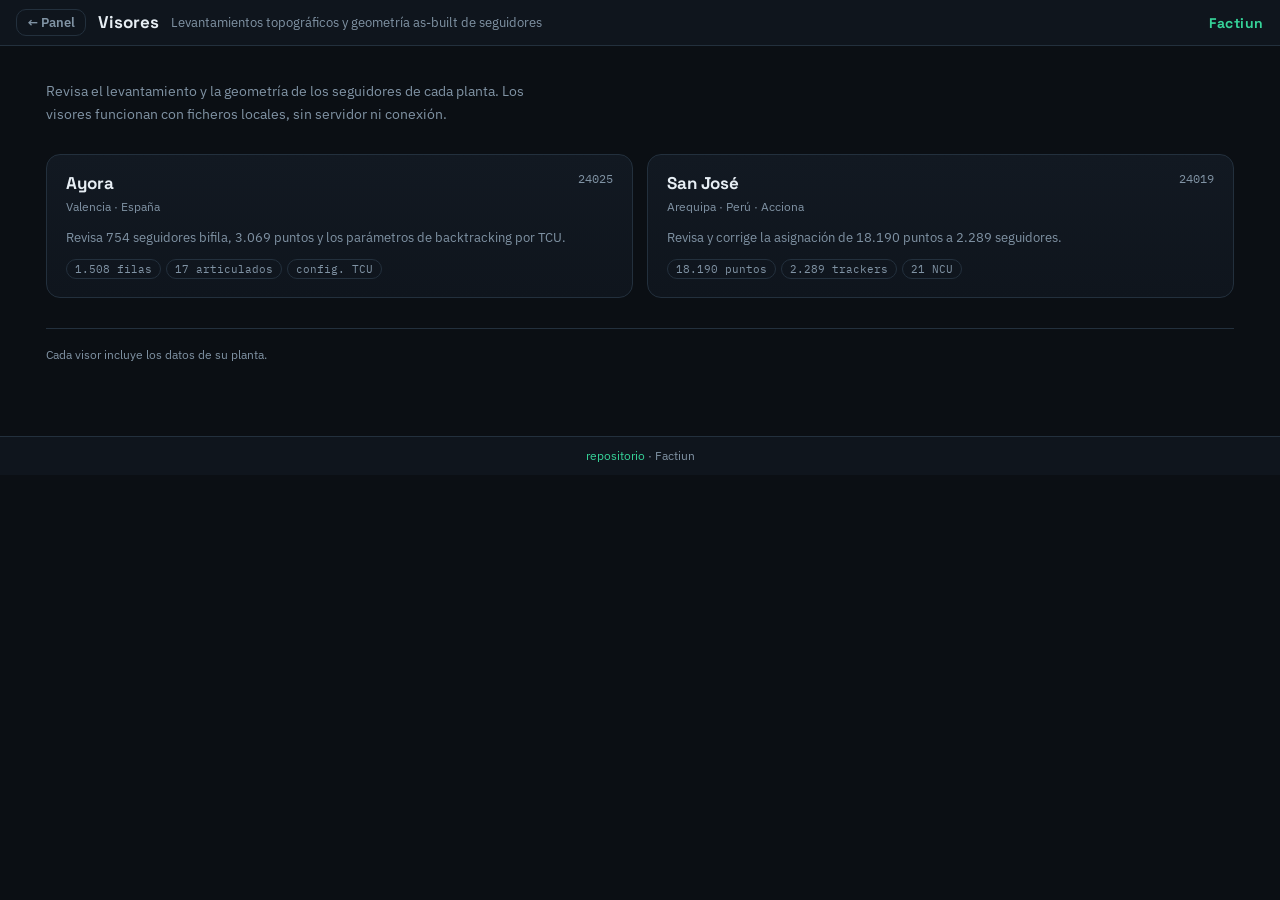
<file: index.html>
<!doctype html>
<html lang="es">
<head>
<meta charset="UTF-8">
<meta name="viewport" content="width=device-width, initial-scale=1">
<meta name="theme-color" content="#0B0F14">
<title>Visores — Factiun</title>
<link rel="icon" href="favicon.svg">
<link rel="preconnect" href="https://fonts.googleapis.com">
<link rel="preconnect" href="https://fonts.gstatic.com" crossorigin>
<link href="https://fonts.googleapis.com/css2?family=IBM+Plex+Sans:wght@400;500;600;700&family=IBM+Plex+Mono:wght@400;600&family=Space+Grotesk:wght@600;700&display=swap" rel="stylesheet">
<link rel="stylesheet" href="css/factiun.css">
<style>
  body{display:block;overflow-y:auto}
  /* La rejilla de visores es de tarjetas de 320 px minimo: con el tope en 860 px se quedaba en
     dos columnas y 550 px muertos a cada lado en una pantalla de 1920. */
  main{max-width:min(2560px,96vw);margin:0 auto;padding:34px 20px 60px}
  .lead{color:var(--muted);font-size:14px;line-height:1.65;margin:0 0 28px;max-width:62ch}
  .grid{display:grid;gap:14px;grid-template-columns:repeat(auto-fit,minmax(320px,1fr))}
  .card{display:block;text-decoration:none;background:linear-gradient(180deg,var(--panel),var(--panel-2));
        border:1px solid var(--line);border-radius:var(--radius);padding:18px 19px;transition:border-color .15s}
  .card:hover{border-color:var(--accent)}
  .card h2{margin:0 0 3px;font:700 17px/1.2 var(--display);color:var(--text)}
  .card .code{float:right;font:400 12px/1 var(--mono);color:var(--muted)}
  .card .loc{font-size:12px;color:var(--muted);margin:0 0 11px}
  .card p{font-size:12.5px;color:var(--muted);line-height:1.6;margin:0 0 12px}
  .tags{display:flex;flex-wrap:wrap;gap:5px}
  .tag{font:400 10.5px/1 var(--mono);color:var(--muted);border:1px solid var(--line);border-radius:20px;padding:4px 8px}
  .foot2{margin-top:30px;padding-top:16px;border-top:1px solid var(--line);font-size:11.5px;color:var(--muted);line-height:1.7}
</style>
</head>
<body>
<header class="app-bar">
  <a class="back" href="https://imoriana3.github.io/proyectos/">← Panel</a>
  <h1>Visores</h1>
  <span class="sub">Levantamientos topográficos y geometría as-built de seguidores</span>
  <span class="brand">Factiun</span>
</header>

<main>
  <p class="lead">Revisa el levantamiento y la geometría de los seguidores de cada planta. Los visores funcionan con ficheros locales, sin servidor ni conexión.</p>

  <div class="grid">
    <a class="card" href="ayora/">
      <span class="code">24025</span>
      <h2>Ayora</h2>
      <p class="loc">Valencia · España</p>
      <p>Revisa 754 seguidores bifila, 3.069 puntos y los parámetros de backtracking por TCU.</p>
      <div class="tags"><span class="tag">1.508 filas</span><span class="tag">17 articulados</span><span class="tag">config. TCU</span></div>
    </a>

    <a class="card" href="san-jose/">
      <span class="code">24019</span>
      <h2>San José</h2>
      <p class="loc">Arequipa · Perú · Acciona</p>
      <p>Revisa y corrige la asignación de 18.190 puntos a 2.289 seguidores.</p>
      <div class="tags"><span class="tag">18.190 puntos</span><span class="tag">2.289 trackers</span><span class="tag">21 NCU</span></div>
    </a>
  </div>

  <p class="foot2">Cada visor incluye los datos de su planta.</p>
</main>

<footer class="app-foot">
  <a href="https://github.com/imoriana3/visores">repositorio</a> · Factiun
</footer>
</body>
</html>
</file>
<file: css/factiun.css>
:root{--void:#0B0F14;--panel:#121922;--panel-2:#0F151D;--line:#23303D;--text:#E7EEF4;--muted:#8093A4;--accent:#36D399;--cyan:#46d4f4;--edit:#f5a623;--radius:14px;--sans:'IBM Plex Sans',system-ui,sans-serif;--mono:'IBM Plex Mono',ui-monospace,monospace;--display:'Space Grotesk',var(--sans);}
  *{box-sizing:border-box}
  html,body{margin:0;height:100%}
  body{background:var(--void);color:var(--text);font-family:var(--sans);display:flex;flex-direction:column}
  .mono{font-family:var(--mono);}
  /* ---- Cabecera / footer comunes Factiun ---- */
  .app-bar{display:flex;align-items:center;gap:12px;flex-wrap:wrap;padding:9px 16px;background:var(--panel-2);border-bottom:1px solid var(--line);font-family:var(--sans)}
  .app-bar .back{color:var(--muted);text-decoration:none;font:600 13px/1 var(--sans);padding:6px 10px;border:1px solid var(--line);border-radius:10px;white-space:nowrap}
  .app-bar .back:hover{color:var(--text);border-color:var(--accent)}
  .app-bar h1{margin:0;font:700 17px/1.1 var(--display);color:var(--text);letter-spacing:0;text-transform:none}
  .app-bar .sub{color:var(--muted);font-size:12.5px;margin:0 auto 0 0;line-height:1.3;text-transform:none}
  .app-bar .client{color:var(--text);font-size:11.5px;border:1px solid var(--line);padding:3px 9px;border-radius:999px}
  .app-bar .client:empty{display:none}
  .app-bar .brand{color:var(--accent);font:700 14px/1 var(--display);letter-spacing:.04em}
  .app-foot{padding:10px 16px;text-align:center;color:var(--muted);font:400 12px/1.5 var(--sans);border-top:1px solid var(--line);background:var(--panel-2)}
  .app-foot a{color:var(--accent);text-decoration:none}
  .app-foot a:hover{text-decoration:underline}
  #app{display:flex;flex:1;min-height:0;width:100%;overflow:hidden}
  #panel{width:312px;min-width:312px;background:linear-gradient(180deg,var(--panel),var(--panel-2));border-right:1px solid var(--line);padding:16px 15px;overflow-y:auto}
  #plotwrap{flex:1;position:relative;min-width:0}
  #plot{position:absolute;inset:0}
  h1{font-size:14px;margin:0;letter-spacing:.04em;font-weight:650}
  h1 .pin{color:var(--accent)}
  .sub{font-size:10.5px;color:var(--muted);margin:3px 0 12px;line-height:1.5}
  .grp{margin-bottom:13px;padding-bottom:12px;border-bottom:1px solid var(--line)}
  .grp:last-child{border-bottom:none}
  label.cap{display:block;font-size:9.5px;text-transform:uppercase;letter-spacing:.12em;color:var(--muted);margin-bottom:6px}
  select,input[type=text]{width:100%;background:var(--panel-2);border:1px solid var(--line);color:var(--text);padding:8px 9px;border-radius:7px;font-size:13px;outline:none}
  select:focus,input:focus{border-color:var(--accent)}
  .radio{display:flex;gap:5px;background:var(--panel-2);border:1px solid var(--line);border-radius:8px;padding:3px}
  .radio label{flex:1;text-align:center;font-size:11px;padding:6px 3px;border-radius:6px;cursor:pointer;color:var(--muted)}
  .radio input{display:none}
  .radio label:has(input:checked){background:var(--accent)}
  .radio label:has(input:checked) span{color:var(--void);font-weight:650}
  .chk{display:flex;align-items:center;gap:9px;font-size:12.5px;padding:5px 0;cursor:pointer}
  .chk input{accent-color:var(--accent);width:16px;height:16px}
  .row{display:flex;gap:7px}
  .btn{background:var(--accent);color:var(--void);border:none;border-radius:7px;padding:9px 10px;font-size:12px;font-weight:650;cursor:pointer;letter-spacing:.02em}
  .btn.ghost{background:transparent;border:1px solid var(--line);color:var(--text);font-weight:500}
  .btn.cyan{background:var(--cyan)}
  .btn:hover{filter:brightness(1.08)}
  .btn:disabled{opacity:.4;cursor:default}
  .msg{font-size:11px;color:var(--muted);margin-top:6px;min-height:14px}
  #stats{font-size:11.5px;color:var(--muted);line-height:1.6}
  #stats b{color:var(--text)}
  .lh{font-size:10.5px;color:var(--muted);margin-bottom:6px;line-height:1.5}
  .swrow{display:flex;flex-wrap:wrap;gap:6px}
  .sw{display:inline-flex;align-items:center;gap:5px;font-size:10px;color:var(--muted)}
  .sw i{width:12px;height:12px;border-radius:3px;display:inline-block;border:1px solid rgba(255,255,255,.15)}
  #ncuLegend{display:flex;flex-wrap:wrap;gap:6px 9px;margin-top:4px}
  .shapes{display:flex;flex-direction:column;gap:5px;font-size:11px;color:var(--muted)}
  .shapes div{display:flex;align-items:center;gap:9px}
  .shapes .m{width:15px;text-align:center;color:var(--text)}
  details summary{cursor:pointer;font-size:9.5px;text-transform:uppercase;letter-spacing:.12em;color:var(--muted);outline:none}
  .foot{font-size:9.5px;color:#5a606b;margin-top:8px;line-height:1.55}
  #counts{display:flex;flex-wrap:wrap;gap:5px;margin-top:9px}
  .pill{font-size:10px;padding:3px 7px;border-radius:20px;border:1px solid var(--c);color:var(--c)}
  /* edit box */
  #editBox{background:var(--panel-2);border:1px solid var(--line);border-radius:9px;padding:11px;opacity:.55;transition:.15s}
  #editBox.active{opacity:1;border-color:var(--cyan)}
  #selInfo{font-size:11.5px;color:var(--text);line-height:1.55;margin-bottom:9px;min-height:30px}
  #editCount{font-size:10px;color:var(--edit);margin-top:8px;text-align:right}
  #flash{position:absolute;bottom:18px;left:50%;transform:translateX(-50%);background:#1b1e26;border:1px solid var(--cyan);
    color:var(--text);padding:9px 16px;border-radius:8px;font-size:12.5px;opacity:0;transition:opacity .25s;pointer-events:none;z-index:50;font-family:var(--mono)}
  .hint{font-size:10px;color:#5a606b;margin:6px 0 0;line-height:1.5}
</file>
